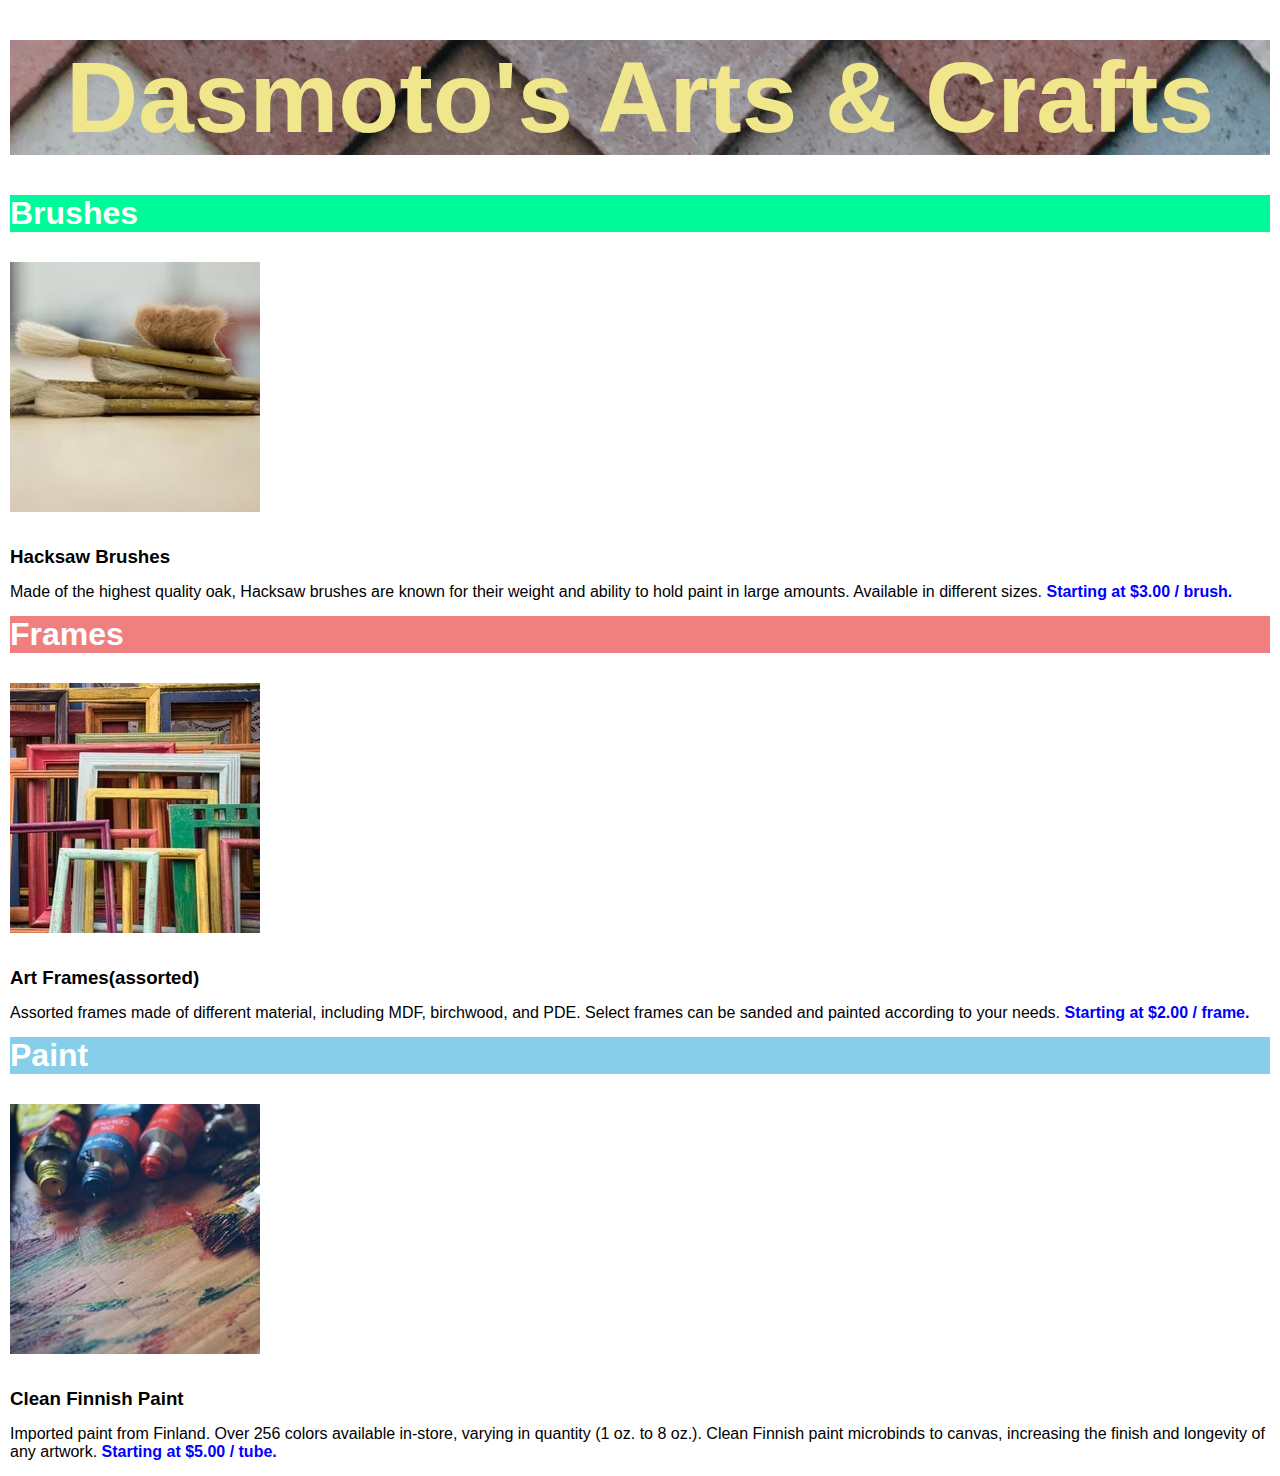
<file: Dasmoto's_Arts_&_Crafts/index.html>
<!DOCTYPE html>
<html lang="en">
<head>
    <meta charset="UTF-8">
    <meta http-equiv="X-UA-Compatible" content="IE=edge">
    <meta name="viewport" content="width=device-width, initial-scale=1.0">
    <title>Dasmoto's Arts & Crafts</title>
    <link rel="stylesheet" href="style.css">
</head>
<body>
    <header>
        <h1>Dasmoto's Arts & Crafts</h1>
    </header>
    <main>
        <div>
            <h2 id="brushes">Brushes</h2>
            <img src="images/hacksaw.jpeg" alt="brushes">
            <h3>Hacksaw Brushes</h3>
            <p>Made of the highest quality oak, Hacksaw brushes are known for their weight and ability to hold paint in large amounts. Available in different sizes. <span>Starting at $3.00 / brush.</span></p>

        </div>
        <div>
            <h2 id="frames">Frames</h2>
            <img src="images/frames.jpeg" alt="frames">
            <h3>Art Frames(assorted)</h3>
            <p>Assorted frames made of different material, including MDF, birchwood, and PDE. Select frames can be sanded and painted according to your needs. <span>Starting at $2.00 / frame.</span></p>
        </div>
        <div>
            <h2 id="paint">Paint</h2>
            <img src="images/finnish.jpeg" alt="tubes of paint">
            <h3>Clean Finnish Paint</h3>
            <p>Imported paint from Finland. Over 256 colors available in-store, varying in quantity (1 oz. to 8 oz.). Clean Finnish paint microbinds to canvas, increasing the finish and longevity of any artwork. <span>Starting at $5.00 / tube.</span></p>
        </div>

    </main>   
</body>
</html>
</file>
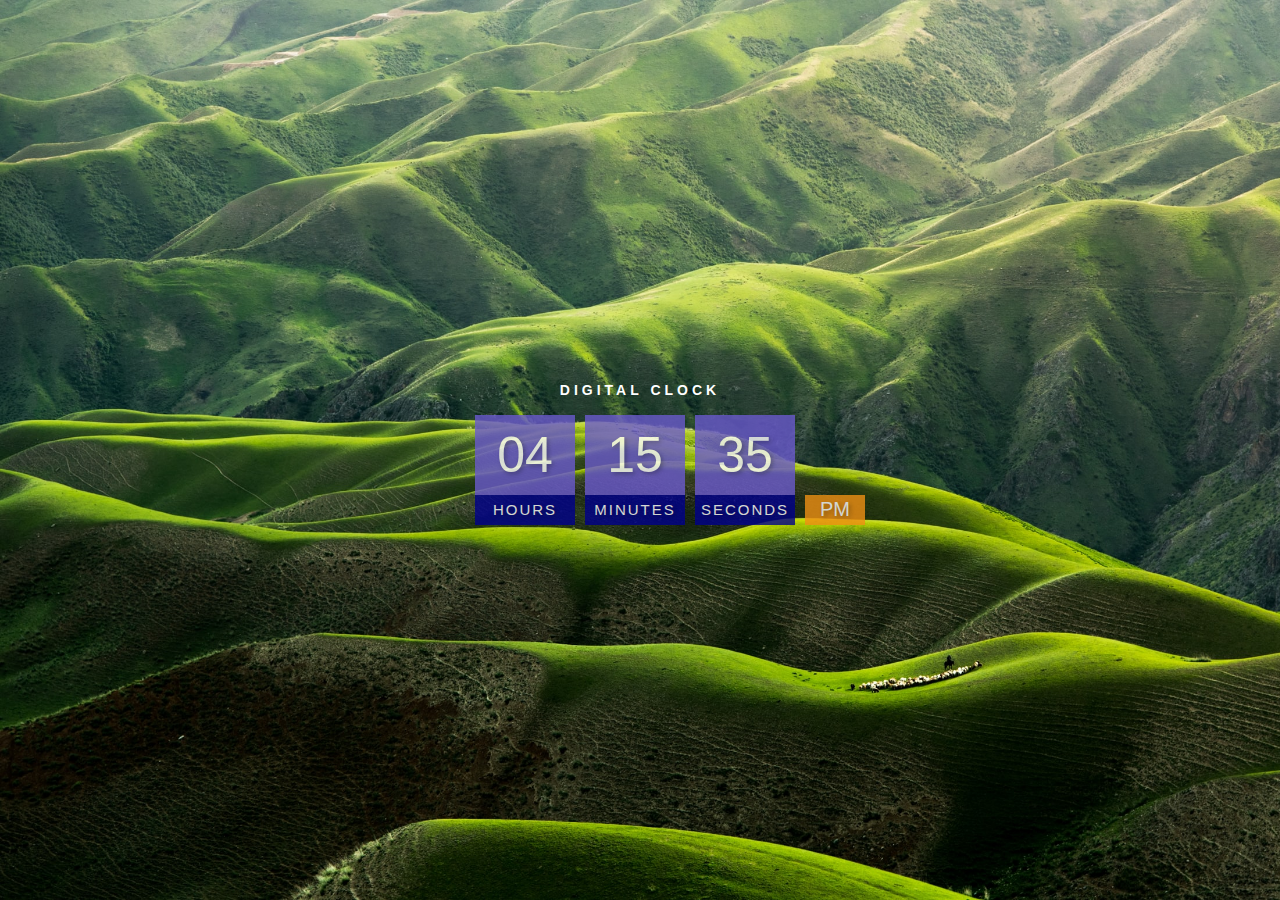
<file: Digital_Clock/index.html>
<!DOCTYPE html>
<html lang="en">
<head>
    <meta charset="UTF-8">
    <meta http-equiv="X-UA-Compatible" content="IE=edge">
    <meta name="viewport" content="width=device-width, initial-scale=1.0">
    <link rel="stylesheet" href="styles.css">
    <title>Digital Clock</title>
</head>
<body>
    <h2>Digital Clock</h2>
    <div class="clock">
        <div>
            <span id="hour">00</span>
            <span class="text">Hours</span>
        </div>
        <div>
            <span id="minutes">00</span>
            <span class="text">Minutes</span>
        </div> 
        <div>
            <span id="seconds">00</span>
            <span class="text">Seconds</span>
        </div>
        <div>
            <span id="ampm">AM</span>
        </div>
    </div>
    <script src="index.js"></script>
</body>
</html>
</file>
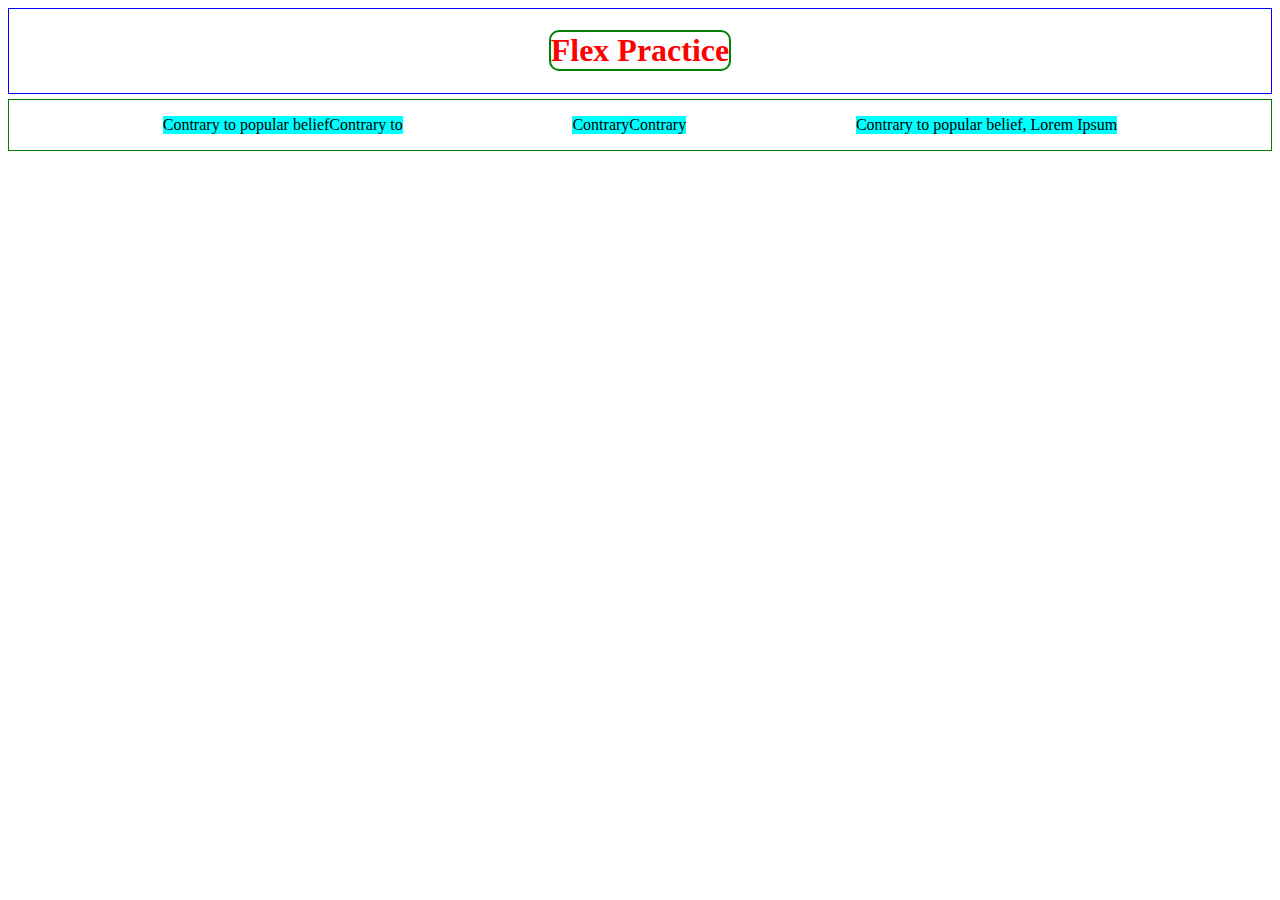
<file: Flex_Practice/index.html>
<!DOCTYPE html>
<html lang="en">

<head>
    <meta charset="UTF-8">
    <meta http-equiv="X-UA-Compatible" content="IE=edge">
    <meta name="viewport" content="width=device-width, initial-scale=1.0">
    <title>Document</title>
    <link rel="stylesheet" href="style.css">
</head>

<body>
    <div class="header">
        <h1>Flex Practice</h1>
    </div>

    <div class="parent">

        <p>Contrary to popular beliefContrary to </p>


        <p>ContraryContrary</p>

        <!-- <p>Contrary to popular Contrary to popular belief, Lorem IpsumContrary to popular belief, Lorem Ipsum</p> -->

        <p>Contrary to popular belief, Lorem Ipsum</p>

        <!-- <p>Contrary to populContrary to popular belief, Lorem IpsumContrary to popular belief, Lorem IpsumContrary to -->
        <!-- popular belief, Lorem IpsumContrary to popular belief, Lorem Ipsum</p> -->
    </div>
    </div>

</body>

</html>
</file>
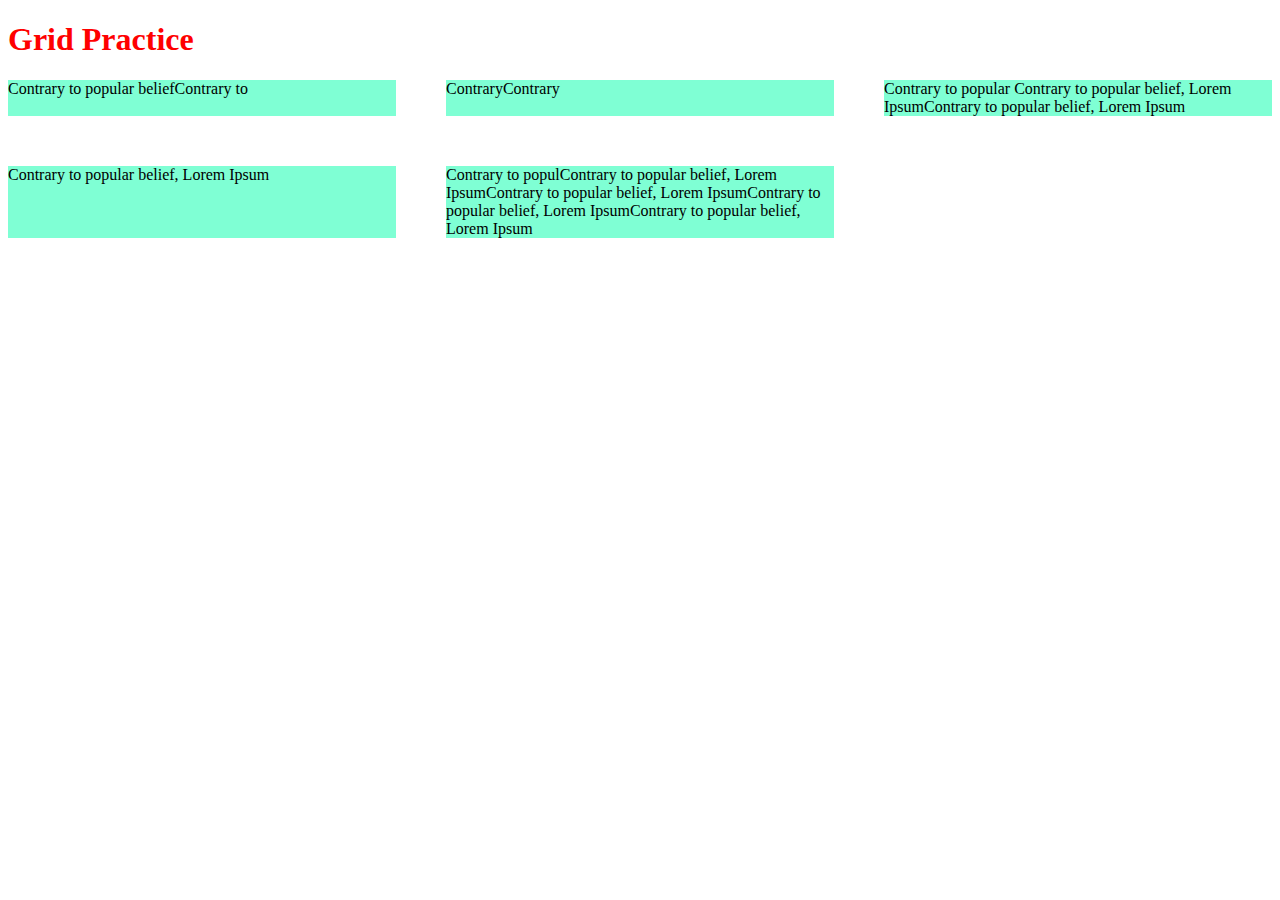
<file: Grid_Practice/index.html>
<!DOCTYPE html>
<html lang="en">

<head>
    <meta charset="UTF-8">
    <meta http-equiv="X-UA-Compatible" content="IE=edge">
    <meta name="viewport" content="width=device-width, initial-scale=1.0">
    <title>Document</title>
    <link rel="stylesheet" href="style.css">
</head>

<body>
    <div class="header">
        <h1>Grid Practice</h1>
    </div>

    <div class="parent">

        <p>Contrary to popular beliefContrary to </p>


        <p>ContraryContrary</p>

        <p>Contrary to popular Contrary to popular belief, Lorem IpsumContrary to popular belief, Lorem Ipsum</p>

        <p>Contrary to popular belief, Lorem Ipsum</p>

        <p>Contrary to populContrary to popular belief, Lorem IpsumContrary to popular belief, Lorem IpsumContrary to popular belief, Lorem IpsumContrary to popular belief, Lorem Ipsum</p>
    </div>
    </div>

</body>

</html>
</file>
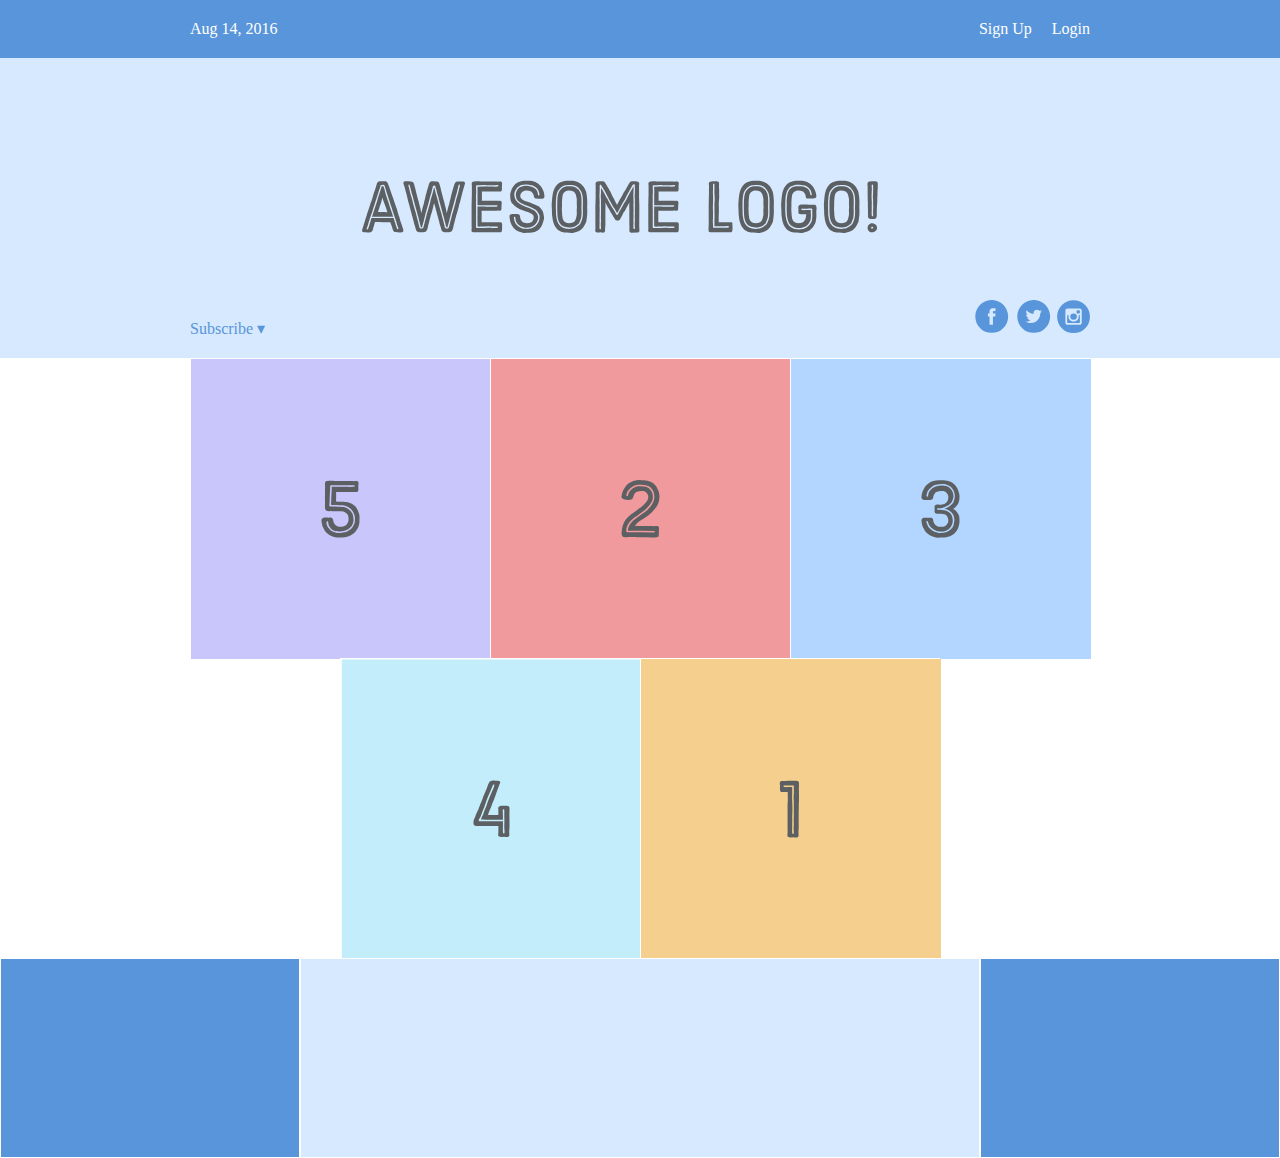
<file: internet-is-hard-flexbox/index.html>
<!DOCTYPE html>
<html lang="en">

<head>
  <meta charset="UTF-8">
  <meta name="viewport" content="width=device-width, initial-scale=1.0">
  <link rel="stylesheet" href="style.css">
  <title>FlexBox Practice</title>
</head>

<body>
  <div class='menu-container'>
    <div class='menu'>
      <div class='date'>Aug 14, 2016</div>
      <div class='signup'>Sign Up</div>
      <div class='login'>Login</div>
    </div>
  </div>

  <div class='header-container'>
    <div class='header'>
      <div class='subscribe'>Subscribe &#9662;</div>
      <div class='logo'><img src='images/awesome-logo.svg' /></div>
      <div class='social'><img src='images/social-icons.svg' /></div>
    </div>
  </div>

  <div class='photo-grid-container'>
    <div class='photo-grid'>
      <div class='photo-grid-item first-item'>
        <img src='images/one.svg' />
      </div>
      <div class='photo-grid-item'>
        <img src='images/two.svg' />
      </div>
      <div class='photo-grid-item'>
        <img src='images/three.svg' />
      </div>
      <div class='photo-grid-item'>
        <img src='images/four.svg' />
      </div>
      <div class='photo-grid-item last-item'>
        <img src='images/five.svg' />
      </div>
    </div>
  </div>

  <div class='footer'>
    <div class='footer-item footer-one'></div>
    <div class='footer-item footer-two'></div>
    <div class='footer-item footer-three'></div>
  </div>

</body>

</html>
</file>
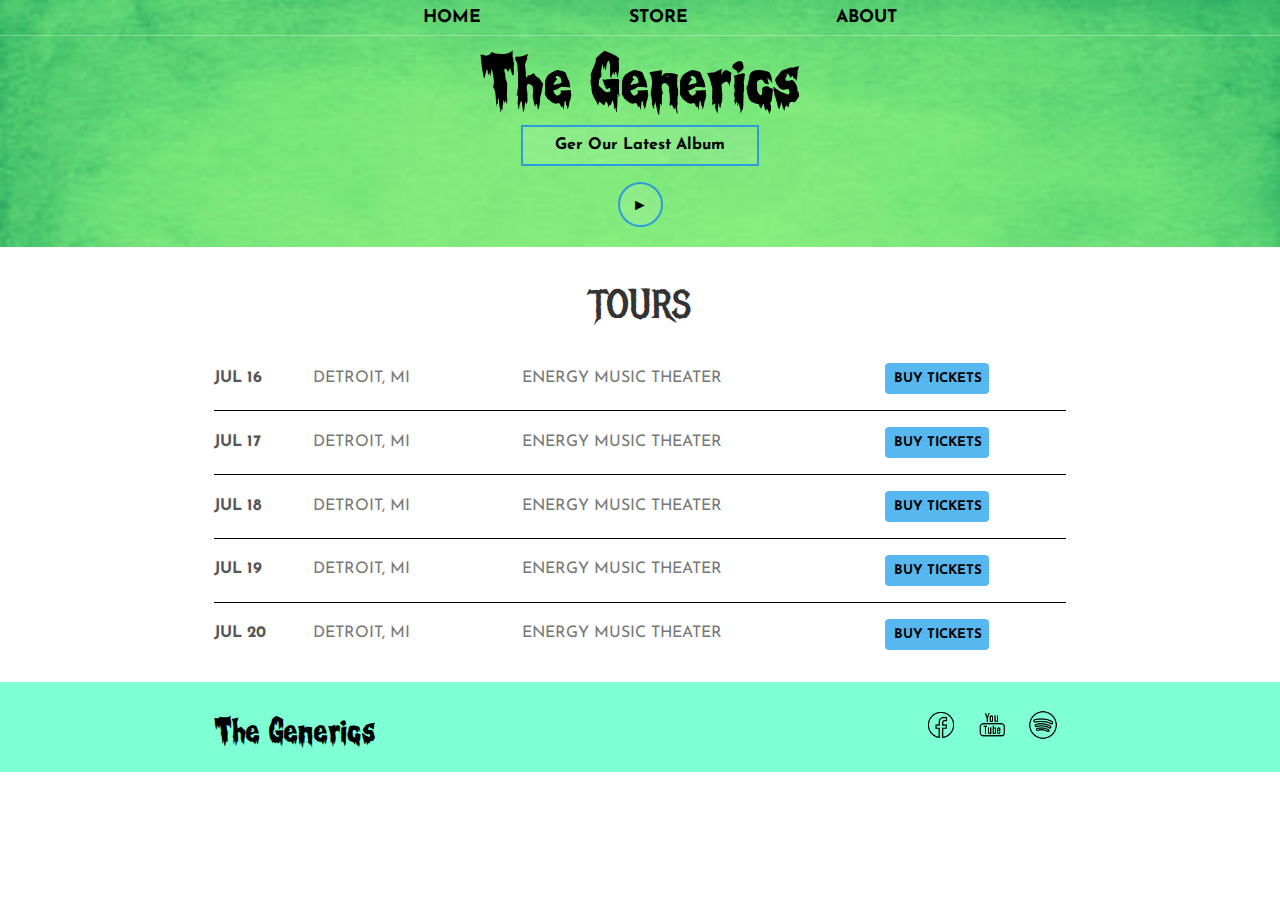
<file: The_Generics/index.html>
<!DOCTYPE html>
<html>
    <head>
        <title>The Generics | Home</title>
        <meta name="description" content="Fan page about the band The Generics">
        <link rel="stylesheet" href="styles.css">
    </head>
    
    <body>
        <header class="main-header">
            <nav class="nav main-nav">
                <ul>
                    <li><a href="index.html">HOME</a></li>
                    <li><a href="store.html">STORE</a></li>
                    <li><a href="about.html">ABOUT</a></li>
                </ul>
            </nav>
            <h1 class="band-name band-name-large">The Generics</h1>
            <div class="container">
                <button class="btn btn-header" type="button">Ger Our Latest Album</button>
            </div>
            <button class="btn btn-header btn-play">&#9658;</button>
        </header>
        <section class="content-section container">
            <h2 class="section-header">TOURS</h2>
            <div>
                <div class="tour-row">
                    <span class="tour-item tour-date">JUL 16</span>
                    <span class="tour-item tour-city">DETROIT, MI</span>
                    <span class="tour-item tour-arena">ENERGY MUSIC THEATER</span>
                    <button class="btn tour-item tour-btn" type="button">BUY TICKETS</button>
                </div>
                <div class="tour-row">
                    <span class="tour-item tour-date">JUL 17</span>
                    <span class="tour-item tour-city">DETROIT, MI</span>
                    <span class="tour-item tour-arena">ENERGY MUSIC THEATER</span>
                    <button class="btn tour-item tour-btn" type="button">BUY TICKETS</button>
                </div>
                <div class="tour-row">
                    <span class="tour-item tour-date">JUL 18</span>
                    <span class="tour-item tour-city">DETROIT, MI</span>
                    <span class="tour-item tour-arena">ENERGY MUSIC THEATER</span>
                    <button class="btn tour-item tour-btn" type="button">BUY TICKETS</button>
                </div>
                <div class="tour-row">
                    <span class="tour-item tour-date">JUL 19</span>
                    <span class="tour-item tour-city">DETROIT, MI</span>
                    <span class="tour-item tour-arena">ENERGY MUSIC THEATER</span>
                    <button class="btn tour-item tour-btn" type="button">BUY TICKETS</button>
                </div>
                <div class="tour-row">
                    <span class="tour-item tour-date">JUL 20</span>
                    <span class="tour-item tour-city">DETROIT, MI</span>
                    <span class="tour-item tour-arena">ENERGY MUSIC THEATER</span>
                    <button class="btn tour-item tour-btn" type="button">BUY TICKETS</button>
                </div>
            </div>
            
        </section>
        
        <footer class="main-footer">
            <div class="container main-footer-container">
                <h3 class="band-name">The Generics</h3>
                
                <ul class="nav footer-nav">
                    <li>
                        <a href="https:/facebook.com"><img src="images/icons8-facebook-logo-50.png" 
                        alt="facebook_Logo"></a></li>
                    <li>
                        <a href="https:/youtube.com"><img src="images/icons8-youtube-50.png" 
                        alt="youtube_Logo"></a></li>
                    <li>
                        <a href="https:/spotify.com"><img src="images/icons8-spotify-50.png" 
                        alt="spotify_Logo"></a></li>
                </ul>
            </div>
        </footer>
    </body>

  
</html>
</file>
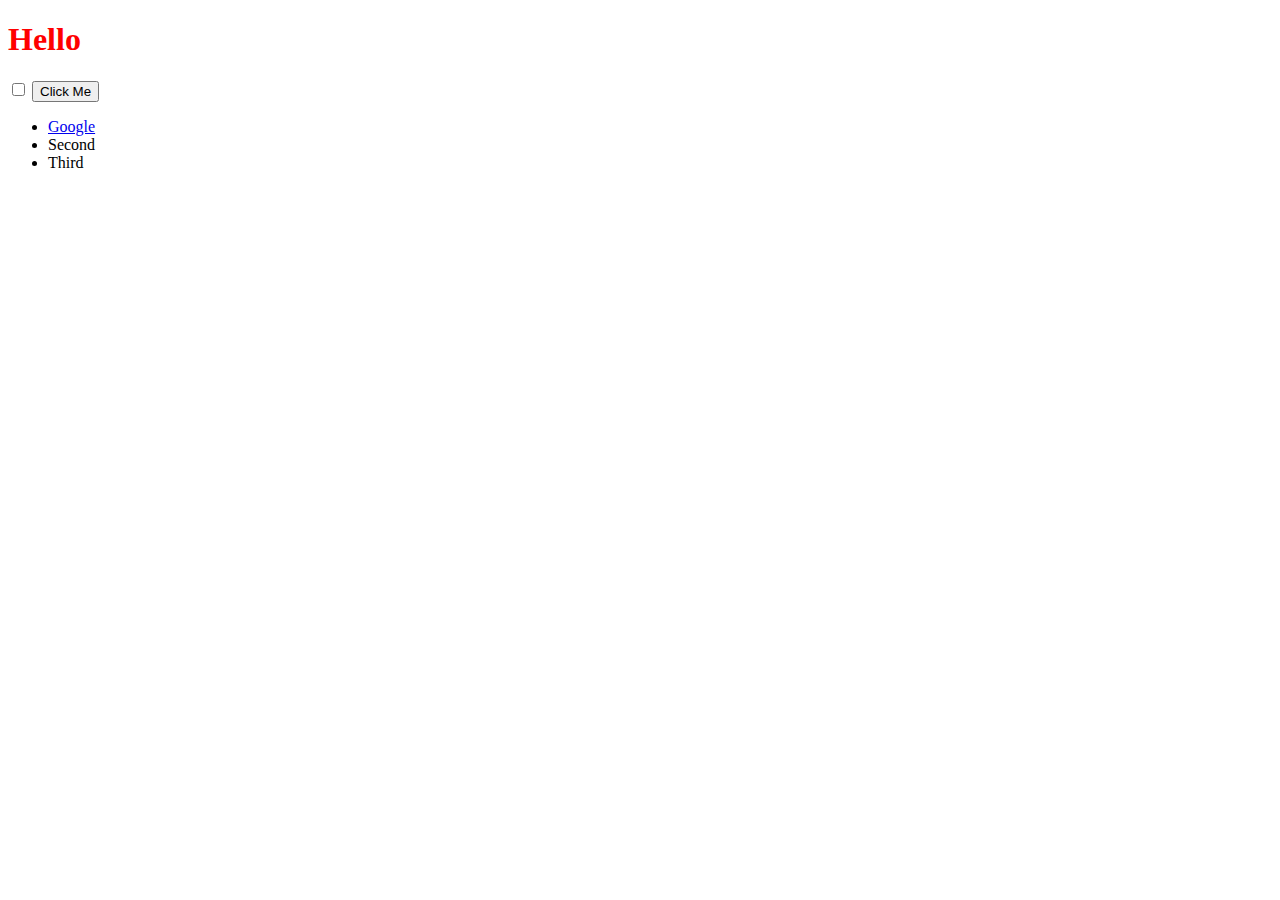
<file: Udemy - DOM Manipulation/index.html>
<!DOCTYPE html>
<html lang="en">

<head>
    <meta charset="UTF-8">
    <meta name="viewport" content="width=device-width, initial-scale=1.0">
    <title>Udemy-DOM Manipulation</title>
    <link rel="stylesheet" href="style.css">
</head>

<body>
    <h1>Hello</h1>

    <input type="checkbox">

    <button>Click Me</button>

    <ul>
        <li class="list">
            <a href="https://www.google.com">Google</a>
        </li>
        <li class="list">Second</li>
        <li class="list">Third</li>
    </ul>
</body>

</html>
</file>
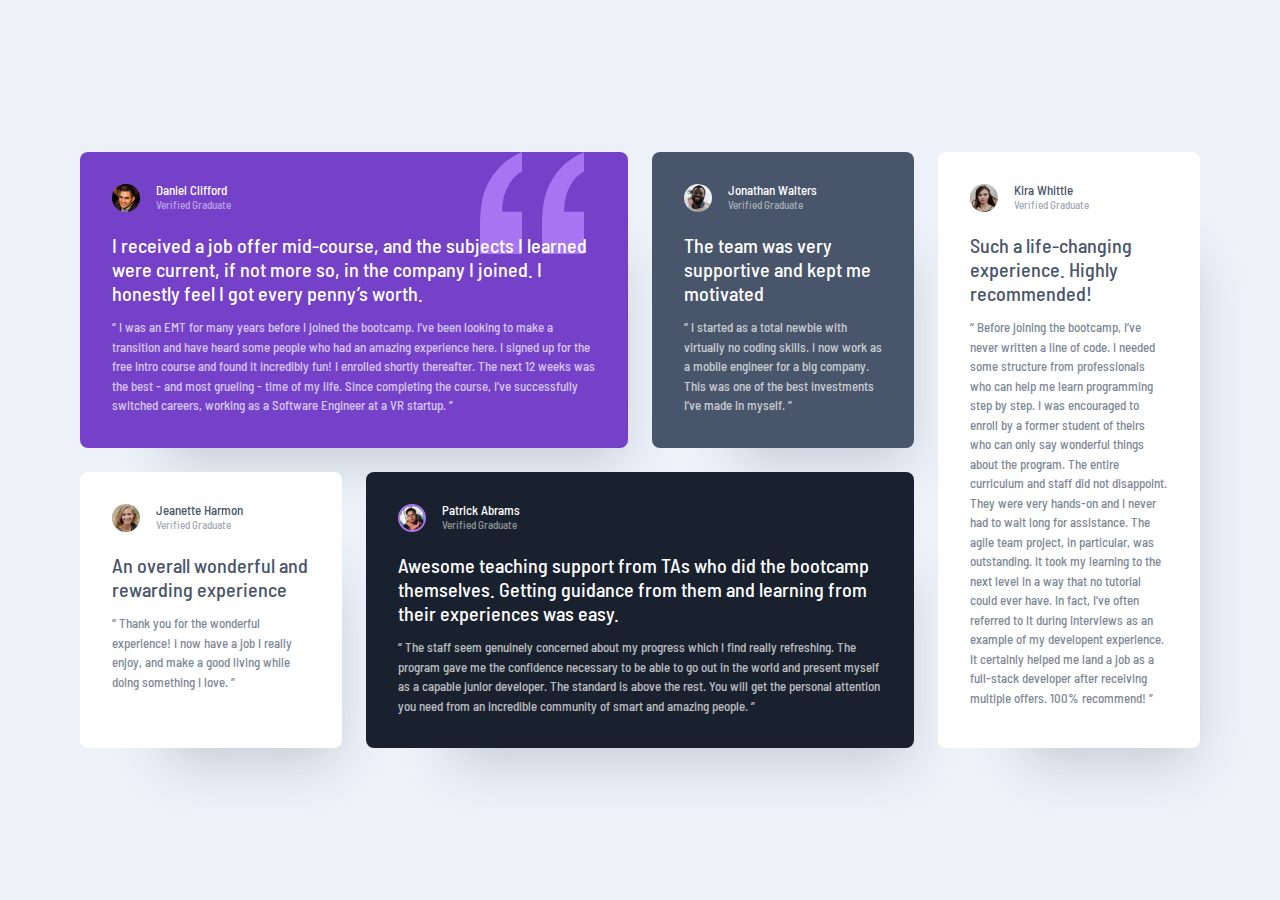
<file: learn-grid-the-easy-way-main/learn-grid-the-easy-way-main/index.html>
<!DOCTYPE html>
<html lang="en">

<head>
  <meta charset="UTF-8">
  <meta http-equiv="X-UA-Compatible" content="IE=edge">
  <meta name="viewport" content="width=device-width, initial-scale=1.0">
  <!-- Google font -->
  <link rel="preconnect" href="https://fonts.googleapis.com">
  <link rel="preconnect" href="https://fonts.gstatic.com" crossorigin>
  <link href="https://fonts.googleapis.com/css2?family=Barlow+Semi+Condensed:wght@500;600&display=swap"
    rel="stylesheet">
  <!-- my css -->
  <link rel="stylesheet" href="style.css">
  <title>FEM grid</title>
</head>

<body>
  <main class="testimonial-grid">
    <article class="testimonial grid-col-span-2 flow bg-primary-400 quote text-neutral-100">
      <div class="flex">
        <div>
          <img  src="./images/image-daniel.jpg" alt="daniel clifford">
        </div>
        <div>
          <h2 class="name">Daniel Clifford</h2>
          <p class="position">Verified Graduate</p>
        </div>
      </div>
      <p>
        I received a job offer mid-course, and the subjects I learned were current, if not more so,
        in the company I joined. I honestly feel I got every penny’s worth.
      </p>
      <p>
        “ I was an EMT for many years before I joined the bootcamp. I’ve been looking to make a
        transition and have heard some people who had an amazing experience here. I signed up
        for the free intro course and found it incredibly fun! I enrolled shortly thereafter.
        The next 12 weeks was the best - and most grueling - time of my life. Since completing
        the course, I’ve successfully switched careers, working as a Software Engineer at a VR startup. ”
      </p>
    </article>
    <article class="testimonial flow bg-secondary-400 text-neutral-100">
      <div class="flex">
        <div>
          <img src="./images/image-jonathan.jpg" alt="Jonathan Walters">
        </div>
        <div>
          <h2 class="name">Jonathan Walters</h2>
          <p class="position">Verified Graduate</p>
        </div>
      </div>
      <p>
        The team was very supportive and kept me motivated
      </p>
      <p>
        “ I started as a total newbie with virtually no coding skills. I now work as a mobile engineer
        for a big company. This was one of the best investments I’ve made in myself. ”
      </p>
    </article>
    <article class="testimonial flow bg-neutral-100 text-secondary-400">
      <div class="flex">
        <div>
          <img src="./images/image-jeanette.jpg" alt="Jeanette Harmon">
        </div>
        <div>
          <h2 class="name">Jeanette Harmon</h2>
          <p class="position">Verified Graduate</p>
        </div>
      </div>
      <p>
        An overall wonderful and rewarding experience</p>
      <p>
        “ Thank you for the wonderful experience! I now have a job I really enjoy, and make a good living
        while doing something I love. ”
      </p>
    </article>
    <article class="testimonial grid-col-span-2 flow bg-secondary-500 text-neutral-100">
      <div class="flex">
        <div>
          <img class="border-primary-400" src="./images/image-patrick.jpg" alt="Patrick Abrams">
        </div>
        <div>
          <h2 class="name">Patrick Abrams</h2>
          <p class="position">Verified Graduate</p>
        </div>
      </div>
      <p>
        Awesome teaching support from TAs who did the bootcamp themselves. Getting guidance from them and
        learning from their experiences was easy.
      </p>
      <p>
        “ The staff seem genuinely concerned about my progress which I find really refreshing. The program
        gave me the confidence necessary to be able to go out in the world and present myself as a capable
        junior developer. The standard is above the rest. You will get the personal attention you need from
        an incredible community of smart and amazing people. ”
      </p>
    </article>
    <article class="testimonial flow bg-neutral-100 text-secondary-400">
      <div class="flex">
        <div>
          <img src="./images/image-kira.jpg" alt="Kira Whittle">
        </div>
        <div>
          <h2 class="name">Kira Whittle</h2>
          <p class="position">Verified Graduate</p>
        </div>
      </div>
      <p>
        Such a life-changing experience. Highly recommended!
      </p>
      <p>
        “ Before joining the bootcamp, I’ve never written a line of code. I needed some structure from
        professionals who can help me learn programming step by step. I was encouraged to enroll by a former
        student of theirs who can only say wonderful things about the program. The entire curriculum and staff
        did not disappoint. They were very hands-on and I never had to wait long for assistance. The agile team
        project, in particular, was outstanding. It took my learning to the next level in a way that no tutorial
        could ever have. In fact, I’ve often referred to it during interviews as an example of my developent
        experience. It certainly helped me land a job as a full-stack developer after receiving multiple offers.
        100% recommend! ”
      </p>
    </article>
  </main>




</body>

</html>
</file>
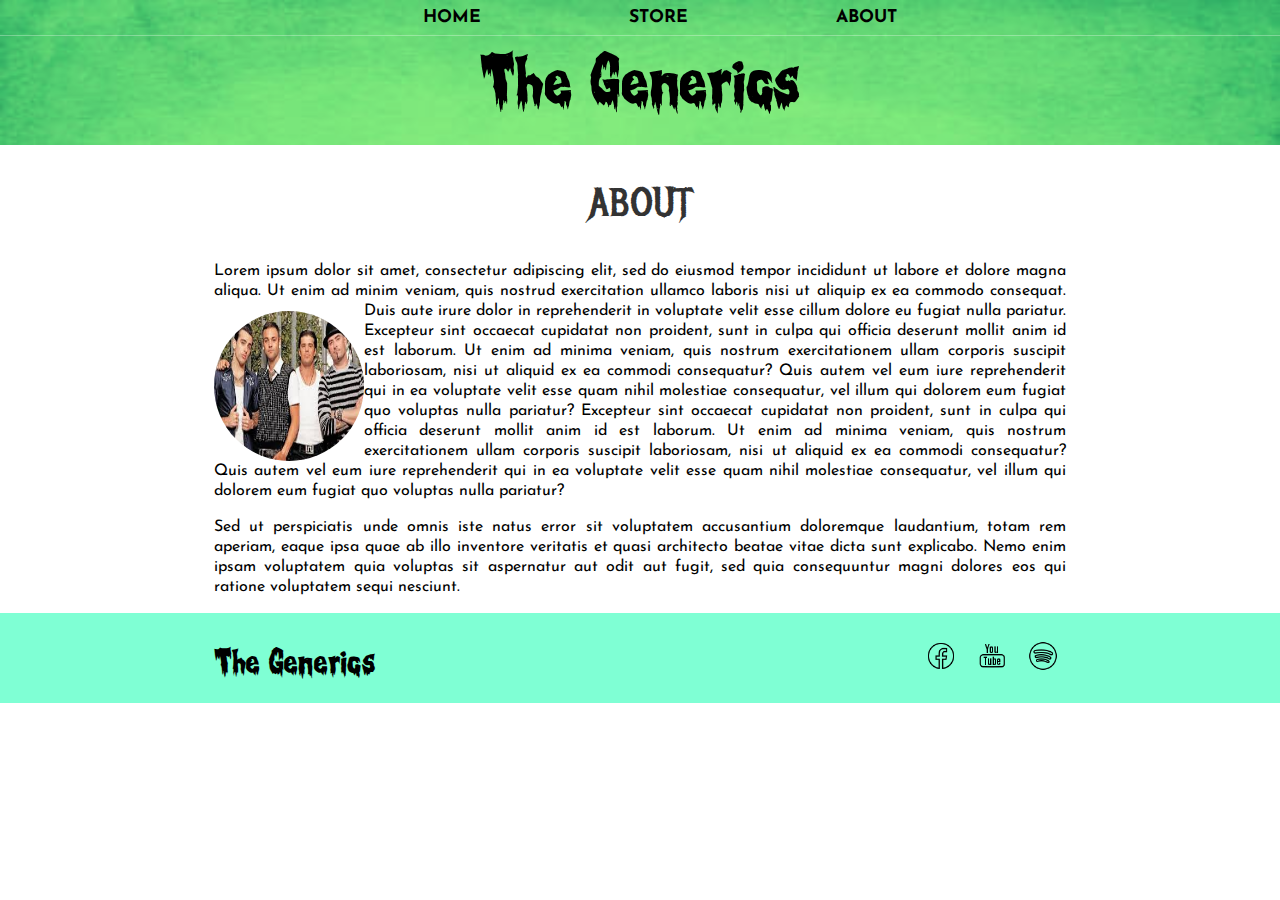
<file: The_Generics/about.html>
<!DOCTYPE html>
<html>
    <head>
        <title>The Generics | About</title>
        <meta name="description" content="Fan page about the band The Generics">
        <link rel="stylesheet" href="styles.css">
    </head>
    
    <body>
        <header class="main-header">
            <nav class="nav main-nav">
                <ul>
                    <li><a href="index.html">HOME</a></li>
                    <li><a href="store.html">STORE</a></li>
                    <li><a href="about.html">ABOUT</a></li>
                </ul>
            </nav>
            
            <h1 class="band-name band-name-large">The Generics</h1>
        </header>
        <section class="content-section container">
            <h2 class="section-header">ABOUT</h2>
            <img class="about-image"src="images/images.jpg" alt="band members">
            <p>Lorem ipsum dolor sit amet, consectetur adipiscing elit, sed do eiusmod tempor incididunt ut labore et dolore magna aliqua. Ut enim ad minim veniam, quis nostrud exercitation ullamco laboris nisi ut aliquip ex ea commodo consequat. Duis aute irure dolor in reprehenderit in voluptate velit esse cillum dolore eu fugiat nulla pariatur. Excepteur sint occaecat cupidatat non proident, sunt in culpa qui officia deserunt mollit anim id est laborum. Ut enim ad minima veniam, quis nostrum exercitationem ullam corporis suscipit laboriosam, nisi ut aliquid ex ea commodi consequatur? Quis autem vel eum iure reprehenderit qui in ea voluptate velit esse quam nihil molestiae consequatur, vel illum qui dolorem eum fugiat quo voluptas nulla pariatur? Excepteur sint occaecat cupidatat non proident, sunt in culpa qui officia deserunt mollit anim id est laborum. Ut enim ad minima veniam, quis nostrum exercitationem ullam corporis suscipit laboriosam, nisi ut aliquid ex ea commodi consequatur? Quis autem vel eum iure reprehenderit qui in ea voluptate velit esse quam nihil molestiae consequatur, vel illum qui dolorem eum fugiat quo voluptas nulla pariatur?</p>
            
            <p>Sed ut perspiciatis unde omnis iste natus error sit voluptatem accusantium doloremque laudantium, totam rem aperiam, eaque ipsa quae ab illo inventore veritatis et quasi architecto beatae vitae dicta sunt explicabo. Nemo enim ipsam voluptatem quia voluptas sit aspernatur aut odit aut fugit, sed quia consequuntur magni dolores eos qui ratione voluptatem sequi nesciunt.</p>
        </section>
        <footer class="main-footer">
            <div class="container main-footer-container">
                <h3 class="band-name">The Generics</h3>
                
                <ul class="nav footer-nav">
                    <li>
                        <a href="https:/facebook.com"><img src="images/icons8-facebook-logo-50.png" 
                        alt="facebook_Logo"></a></li>
                    <li>
                        <a href="https:/youtube.com"><img src="images/icons8-youtube-50.png" 
                        alt="youtube_Logo"></a></li>
                    <li>
                        <a href="https:/spotify.com"><img src="images/icons8-spotify-50.png" 
                        alt="spotify_Logo"></a></li>
                </ul>
            </div>
        </footer>
    </body>

  
</html>
</file>
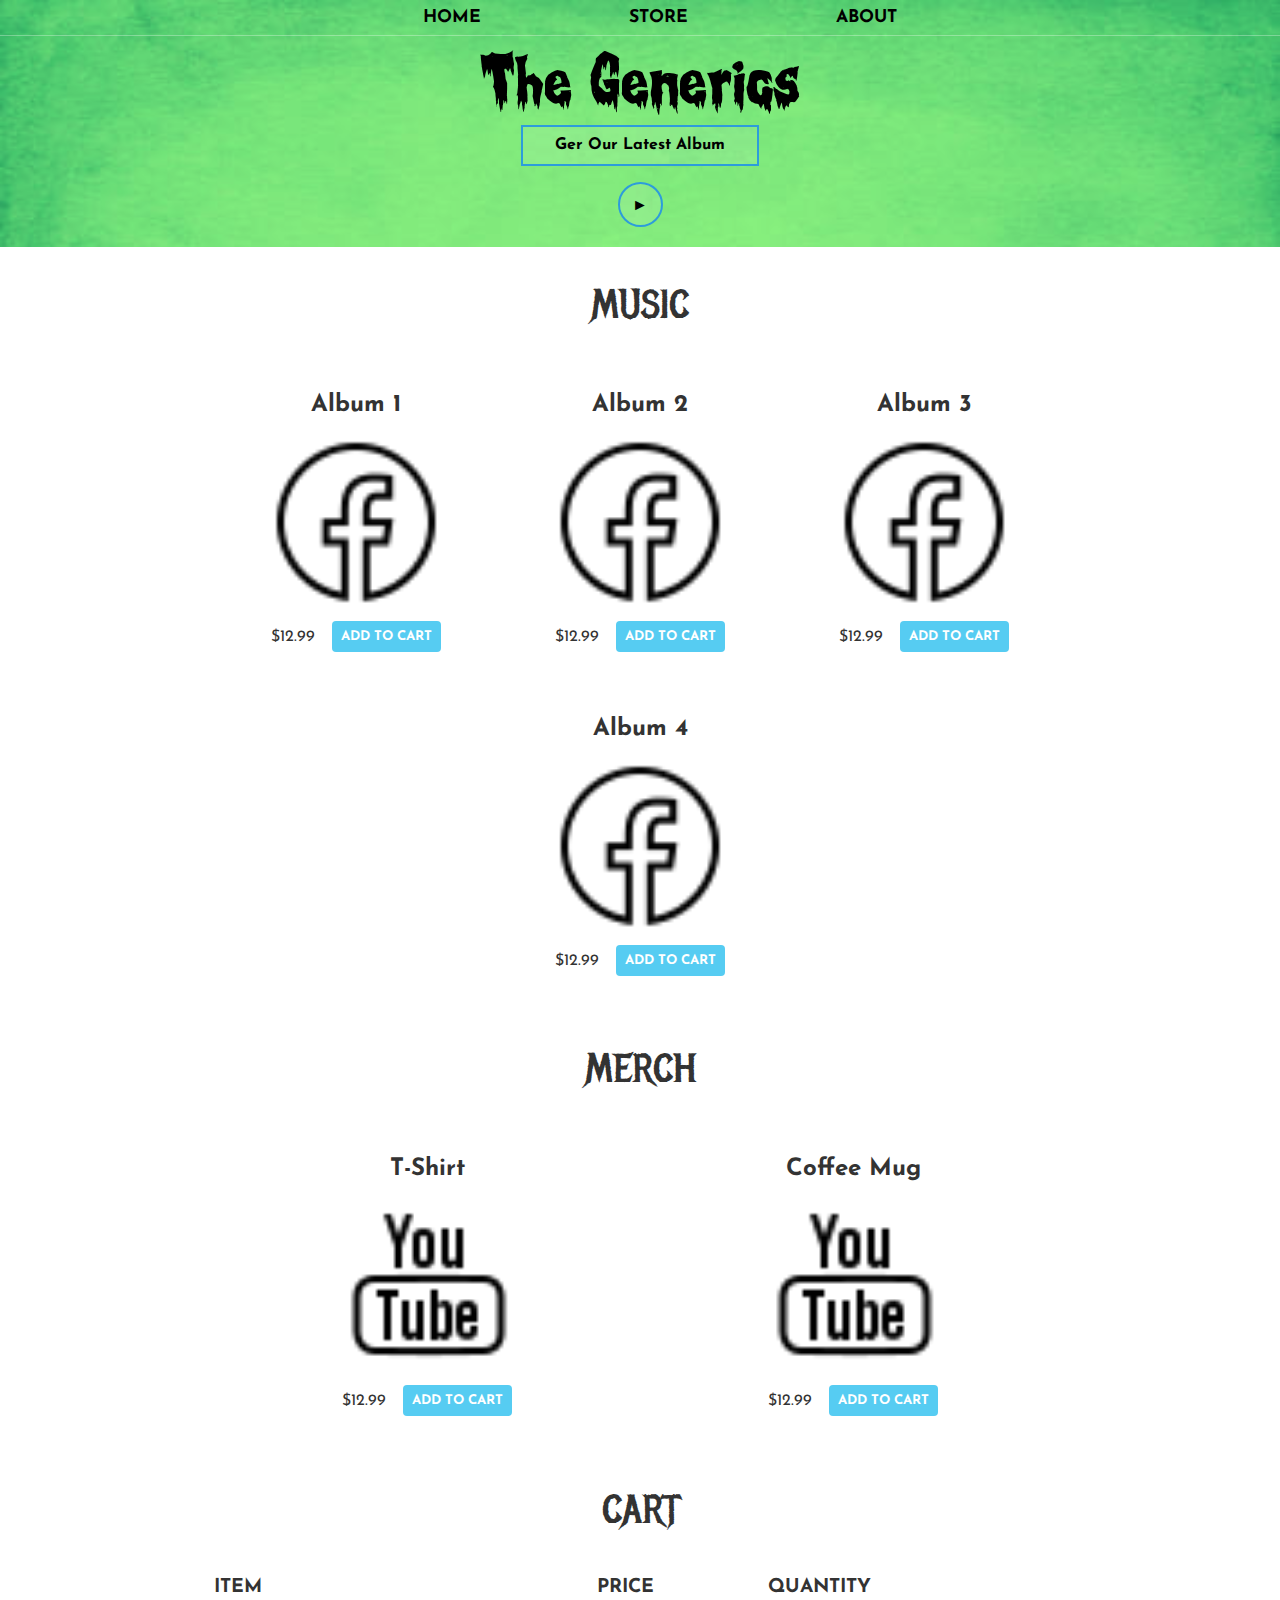
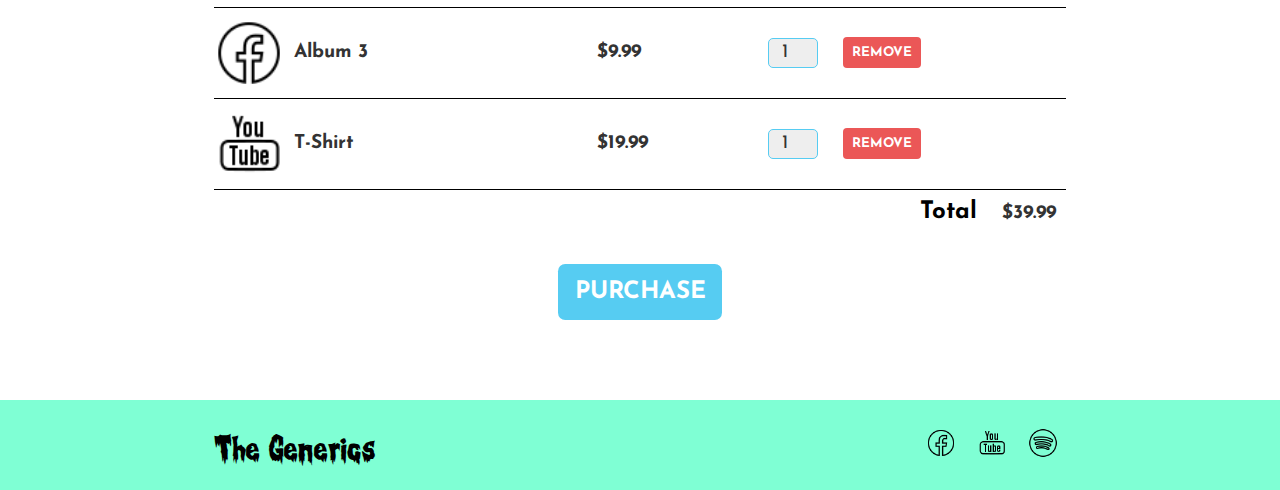
<file: The_Generics/store.html>
<!DOCTYPE html>
<html>
    <head>
        <title>The Generics | Store</title>
        <meta name="description" content="Fan page about the band The Generics">
        <link rel="stylesheet" href="styles.css">
        <script src="store.js" async></script>
    </head>
    
    <body>
        <header class="main-header">
            <nav class="nav main-nav">
                <ul>
                    <li><a href="index.html">HOME</a></li>
                    <li><a href="store.html">STORE</a></li>
                    <li><a href="about.html">ABOUT</a></li>
                </ul>
            </nav>
            <h1 class="band-name band-name-large">The Generics</h1>
            <div class="container">
                <button class="btn btn-header" type="button">Ger Our Latest Album</button>
            </div>
            <button class="btn btn-header btn-play">&#9658;</button>
        </header>
        <section class="content-section container">
            <h2 class="section-header">MUSIC</h2>
            <div class="shop-items">
                <div class="shop-item">
                    <span class="shop-item-title">Album 1</span>
                    <img class="shop-item-img" src="images/icons8-facebook-logo-50.png">
                    <div class="shop-item-details">
                        <span class="shop-item-price">$12.99</span>
                        <button class="btn btn-primary shop-item-btn" role="button">ADD TO CART</button>
                    </div>
                </div>
                <div class="shop-item">
                    <span class="shop-item-title">Album 2</span>
                    <img class="shop-item-img" src="images/icons8-facebook-logo-50.png">
                    <div class="shop-item-details">
                        <span class="shop-item-price">$12.99</span>
                        <button class="btn btn-primary shop-item-btn" role="button">ADD TO CART</button>
                    </div>
                </div>
                <div class="shop-item">
                    <span class="shop-item-title">Album 3</span>
                    <img class="shop-item-img" src="images/icons8-facebook-logo-50.png">
                    <div class="shop-item-details">
                        <span class="shop-item-price">$12.99</span>
                        <button class="btn btn-primary shop-item-btn" role="button">ADD TO CART</button>
                    </div>
                </div>
                <div class="shop-item">
                    <span class="shop-item-title">Album 4</span>
                    <img class="shop-item-img" src="images/icons8-facebook-logo-50.png">
                    <div class="shop-item-details">
                        <span class="shop-item-price">$12.99</span>
                        <button class="btn btn-primary shop-item-btn" role="button">ADD TO CART</button>
                    </div>
                </div>
            </div>
        </section>
        <section class="content-section container">
            <h2 class="section-header">MERCH</h2>
            <div class="shop-items">
                <div class="shop-item">
                    <span class="shop-item-title">T-Shirt</span>
                    <img class="shop-item-img" src="images/icons8-youtube-50.png">
                    <div class="shop-item-details">
                        <span class="shop-item-price">$12.99</span>
                        <button class="btn btn-primary shop-item-btn" role="button">ADD TO CART</button>
                    </div>
                </div>
                <div class="shop-item">
                    <span class="shop-item-title">Coffee Mug</span>
                    <img class="shop-item-img"src="images/icons8-youtube-50.png">
                    <div class="shop-item-details">
                        <span class="shop-item-price">$12.99</span>
                        <button class="btn btn-primary shop-item-btn" role="button">ADD TO CART</button>
                    </div>
                </div>
            </div>
        </section>
        <section class="container content-section">
            <h2 class="section-header">CART</h2>
            <div class="cart-row">
                <span class="cart-item cart-header cart-column">ITEM</span>
                <span class="cart-price cart-header cart-column">PRICE</span>
                <span class="cart-quantity cart-header cart-column">QUANTITY</span>
            </div>
            <div class="cart-items">
                <div class="cart-row">
                    <div class="cart-item cart-column">
                        <img class="cart-item-img" src="images/icons8-facebook-logo-50.png" width="50">
                        <span class="cart-item-title">Album 3</span>
                    </div>
                    <span class="cart-price cart-column">$9.99</span>
                    <div class="cart-quantity cart-column">
                        <input class="cart-quantity-input" type="number" value="1">
                        <button class="btn btn-danger">REMOVE</button>
                    </div>
                </div>
                <div class="cart-row">
                    <div class="cart-item cart-column">
                        <img class="cart-item-img" src="images/icons8-youtube-50.png" width="50">
                        <span class="cart-item-title">T-Shirt</span>
                    </div>
                    <span class="cart-price cart-column">$19.99</span>
                    <div class="cart-quantity cart-column">
                        <input class="cart-quantity-input" type="number" value="1">
                        <button class="btn btn-danger">REMOVE</button>
                    </div>
                </div>
            </div>
            <div class="cart-total">
                <strong class="cart-total-title">Total</strong>
                <span class="cart-total-price">$39.99</span>
            </div>
                <button class="btn btn-primary btn-purchase" role="button">PURCHASE</button>
            
        </section>

        <footer class="main-footer">
            <div class="container main-footer-container">
                <h3 class="band-name">The Generics</h3>
                
                <ul class="nav footer-nav">
                    <li>
                        <a href="https:/facebook.com"><img src="images/icons8-facebook-logo-50.png" 
                        alt="facebook_Logo"></a></li>
                    <li>
                        <a href="https:/youtube.com"><img src="images/icons8-youtube-50.png" 
                        alt="youtube_Logo"></a></li>
                    <li>
                        <a href="https:/spotify.com"><img src="images/icons8-spotify-50.png" 
                        alt="spotify_Logo"></a></li>
                </ul>
            </div>
        </footer>
    </body>

  
</html>
</file>
<file: Dasmoto's_Arts_&_Crafts/style.css>
* {
    margin: 0;
    padding: 0;
    font-family: Helvetica, sans-serif;
}
header {
    text-align: center;
    margin: 40px 10px;
}
header h1 {
    font-family: Helvetica, sans-serif;
    font-size: 100px;
    font-weight: bold;
    color: khaki;
    background-image: url(images/pattern.jpeg);
    margin-top: 40px;
}
main {
    margin: 0 10px;
}
div h2 {
    font-family: Helvetica, sans-serif;
    font-size: 32px;
    font-weight: bold;
    color: white;
}
div img {
    margin: 30px 0;
}
div p {
    margin: 15px 0;
}
div span {
    color: blue;
    font-weight: bold;
}
#brushes {
    background-color: mediumspringgreen;
}
#frames {
    background-color: lightcoral;
}
#paint {
    background-color: skyblue;
}
</file>
<file: Digital_Clock/styles.css>
body {
    margin: 0;
    font-family: sans-serif;
    display: flex;
    flex-direction: column;
    align-items: center;
    height: 100vh;
    justify-content: center;
    background-image: url("images/qingbao-meng-01_igFr7hd4-unsplash.jpg");
    background-size: cover;
    overflow: hidden;
}
h2 {
    text-transform: uppercase;
    letter-spacing: 4px;
    font-size: 14px;
    text-align: center;
    color: white;
}
.clock {
    display: flex;
}
.clock div {
    margin: 5px;
    position: relative;
}
.clock span {
    width: 100px;
    height: 80px;
    background-color: slateblue;
    opacity: .8;
    color: white;
    display: flex;
    justify-content: center;
    align-items: center;
    font-size: 50px;
    text-shadow: 2px 2px 4px rgba(0, 0, 0, .3);

}
.clock .text {
    height: 30px;
    font-size: 15px;
    text-transform: uppercase;
    letter-spacing: 2px;
    background-color: darkblue;
    opacity: .8;
}
.clock #ampm {
    position: absolute;
    bottom: 0%;
    width: 60px;
    height: 30px;
    font-size: 20px;
    background-color:rgb(239, 144, 20);
}
</file>
<file: Flex_Practice/style.css>
p {
    background-color: aqua;
}

.parent {
    border: 1px solid green;
    display: flex;
    gap: 1em;
    align-items: center;
    justify-content: space-evenly;

}
.header {
    display: flex;
    justify-content: center;
    border: 1px solid blue;
    margin-bottom: 5px;
}

h1 {
    color: red;
    border: 2px solid green;
    border-radius: 10px;
}
</file>
<file: Grid_Practice/style.css>
h1 {
    color: red;
}

.parent {
    display: grid;
    grid-template-columns: repeat(3, 1fr);
    grid-gap: 50px;
}

.parent p {
    background-color: aquamarine;
    margin: 0px;
}
</file>
<file: internet-is-hard-flexbox/style.css>
* {
  margin: 0;
  padding: 0;
  box-sizing: border-box;
}

.menu-container {
  color: #fff;
  background-color: #5995DA;
  /* Blue */
  padding: 20px 0;
  display: flex;
  justify-content: center;
}

.menu {
  width: 900px;
  display: flex;
  justify-content: space-between;
}

.links {
  display: flex;
  justify-content: flex-end;
}

.signup {
  margin-left: auto;
}
.login {
  margin-left: 20px;
}

.header-container {
  color: #5995DA;
  background-color: #D6E9FE;
  display: flex;
  justify-content: center;
}

.header {
  width: 900px;
  height: 300px;
  display: flex;
  justify-content: space-between;
  align-items: center;
}

.photo-grid-container {
  display: flex;
  justify-content: center;
}

.photo-grid {
  width: 900px;
  display: flex;
  justify-content: center;
  flex-wrap: wrap;
  flex-direction: row;
  align-items: center;
}

.photo-grid-item {
  border: 1px solid #fff;
  width: 300px;
  height: 300px;
}

.first-item {
  order: 1;
}

.last-item {
  order: -1;
}

.social,
.subscribe {
  align-self: flex-end;
  margin-bottom: 20px;
}
.footer {
  display: flex;
  justify-content: space-between;
}

.footer-item {
  border: 1px solid #fff;
  background-color: #D6E9FE;
  height: 200px;
  flex: 1;
}
.footer-three {
  flex: 2;
}
.footer-one,
.footer-three {
  background-color: #5995DA;
  flex: initial;
  width: 300px;
}
</file>
<file: The_Generics/styles.css>
@import url('https://fonts.googleapis.com/css2?family=Josefin+Sans:wght@300&display=swap');
@import url('https://fonts.googleapis.com/css2?family=Josefin+Sans:wght@300&family=Metal+Mania&display=swap');

@font-face {
    font-family: "creepsville";
    src: url(Fonts/RW-creepsville.ttf);
    font-weight: normal;
    font-style: normal;
}

* {
    box-sizing: border-box;
    font-family: 'Josefin Sans', sans-serif;
    color: #777;
}


html, body {
    margin: 0;
    padding: 0;
}

.nav ul {
    margin: 0;
}
.nav li {
    display: inline;
}

.nav a {
    display: inline-block;
    padding: 0.5em;
    color: black;
    text-decoration: none;
    font-weight: 1000;
}
.nav a:hover {
    background-color: rgba(255, 255, 255, 0.3);
}
.main-nav {
    text-align: center;
    font-size: 1.1em;
    border-bottom: 1px solid rgba(255, 255, 255, 0.3);
}
.main-nav li {
    padding: 0 5%;
}



.main-header {
    background-color: rgba(100, 255, 50, 0.6);
    background-image: url("images/header_background.jpg");
    background-blend-mode: multiply;
    background-size: cover;
    padding-bottom: 20px;
}

.band-name {
    text-align: center;
    margin: 0%;
    font-size: 4em;
    font-family: "creepsville";
    font-weight: normal;
    color: black;
    padding-top: 15px;
}

.content-section {
    margin: 1em;
}
.content-section p {
    text-align: justify;
    color: black;
    line-height: 20px;

}
.container {
    max-width: 900px;
    margin: 0 auto;
    padding: 0 1.5em;
}
.section-header {
    font-family: 'Metal Mania';
    font-weight: normal;
    color: #333;
    text-align: center;
    font-size: 2.5em;
}

.about-image {
    float: left;
    height: 150px;
    width: 150px;
    margin-top: 50px;
    border-radius: 50%;
    shape-outside: url("images/images.jpg");
}
.main-footer {
    background-color: aquamarine;
    padding: 0.25em 0;
}
.main-footer h3 {
    font-size: 2em;
    
}
.main-footer-container {
    display: flex;
    align-items: center;
}
.main-footer-container ul{
    flex-grow: 1;
    text-align: end;
}
.footer-nav i {
    padding: 0 .5em;
}
.footer-nav img {
    height: 30px;
    width: 30px;
}
.btn {
    text-align: center;
    vertical-align: middle;
    padding: .67em;
    cursor: pointer;
}
.btn-header {
    display: block;
    margin: 0 auto 1em;
    color: black;
    border: 2px solid #2D9CDB;
    background-color: rgba(255, 255, 255, 0.1);
    border-radius: 0;
    font-size: 1em;
    font-weight: bold;
    padding-left: 2em;
    padding-right: 2em;
}
.btn-header:hover {
    background-color: rgba(255, 255, 255, 0.3);
}
.btn-play {
    display: block;
    margin: 0 auto;
    border-radius: 50%;
    padding: 0;
    height: 45px;
    width: 45px;
}
.btn-primary{
    color: white;
    background-color: #56CCF2;
    border: none;
    border-radius: .3em;
    font-weight: bold;
}
.btn-primary:hover {
    color: white;
    background-color: #2D9CDB;
}
.tour-row {
    border-bottom: 1px solid black;
    padding-bottom: 1em;
    margin-bottom: 1em;
}
.tour-row:last-child {
    border-bottom: none;
}
.tour-item {
    display: inline-block;
    padding-right: .5em;
}
.tour-date {
    color: #555;
    font-weight: bold;
    width: 11%;
}
.tour-city {
    width: 24%;
}
.tour-arena {
    width: 42%;
}
.tour-btn {
    max-width: 19%;
    color: black;
    font-weight: bold;
    background-color:#57b8f0;
    border: none;
    border-radius: .3em;
}
.tour-btn:hover {
    color: white;
    background-color: #2D9CDB;
}
.shop-item {
    margin: 30px;
}
.shop-item-title {
    display: block;
    width: 100%;
    text-align: center;
    font-weight: bold;
    font-size: 1.5em;
    color: #333;
    margin-bottom: 15px;
}
.shop-item-details {
    display: flex;
    align-items: center;
    padding: 5px;
}
.shop-item-price {
    flex-grow: 1;
    color: #333;
}
.shop-items {
    display: flex;
    flex-wrap: wrap;
    justify-content: space-around;
}
.shop-item-img {
    height: 180px;
}
.cart-header {
    font-weight: bold;
    font-size: 1.2em;
    color: #333;
}
.cart-column {
    display: flex;
    align-items: center;
    border-bottom: 1px solid black;
    
    padding-bottom: 10px;
    margin-top: 10px;
}
.cart-row {
    display: flex;
    
}
.cart-item {
    width: 45%;
}
.cart-price {
    width: 20%;
    color: #333;
    font-size: 1.2em;
    font-weight: bold;
}
.cart-quantity {
    width: 35%;
}
.cart-item-title {
    color: #333;
    margin-left: .5em;
    font-size: 1.2em;
    font-weight: bold;
}
.cart-item-img {
    width: 70px;
    height: auto;
}
.btn-danger {
    color: white;
    background-color: #EB5757;
    border: none;
    border-radius: .3em;
    font-weight: bold;
}
.btn-danger:hover {
    background-color: #CC4C4C;
    color: black;
}
.cart-quantity-input {
    height: 30px;
    width: 50px;
    border-radius: 5px;
    border: 1px solid #56CCF2;
    background-color: #eee;
    color: #333;
    padding: 0%;
    text-align: center;
    font-size: 1.2em;
    margin-right: 25px;
}
.cart-row:last-child {
    border-bottom: 1px solid black;
}
.cart-row:last-child .cart-column {
    border: none;
}
.cart-total {
    text-align: end;
    margin-top: 10px;
    margin-right: 10px;
}
.cart-total-title {
    font-weight: bold;
    color: black;
    font-size: 1.5em;
    margin-right: 20px;
    
}
.cart-total-price {
    color: #333;
    font-weight: bold;
    font-size: 1.2em;
}
.btn-purchase {
    display: block;
    margin: 40px auto 80px auto;
    font-size: 1.5em;
}
</file>
<file: Udemy - DOM Manipulation/style.css>
h1 {
    color: red;
}
</file>
<file: learn-grid-the-easy-way-main/learn-grid-the-easy-way-main/style.css>
:root {
  --clr-primary-400: 263 55% 52%;
  --clr-secondary-400: 217 19% 35%;
  --clr-secondary-500: 219 29% 14%;
  --clr-neutral-100: 0 0% 100%;
  --clr-neutral-200: 210 46% 95%;
  --clr-neutral-300: 0 0% 81%;

  --ff-primary: "Barlow Semi Condensed", sans-serif;

  --fw-400: 500;
  --fw-700: 600;

  --fs-300: 0.6875rem;
  --fs-400: 0.8125rem;
  --fs-500: 1.25rem;
}

/* Box sizing rules */
*,
*::before,
*::after {
  box-sizing: border-box;
}

/* Remove default margin */
body,
h1,
h2,
h3,
h4,
p,
figure,
blockquote,
dl,
dd {
  margin: 0;
}

/* Remove list styles on ul, ol elements with a list role, which suggests default styling will be removed */
ul[role="list"],
ol[role="list"] {
  list-style: none;
}

/* Set core root defaults */
html:focus-within {
  scroll-behavior: smooth;
}

/* Set core body defaults */
body {
  min-height: 100vh;
  text-rendering: optimizeSpeed;
  line-height: 1.5;
}

/* A elements that don't have a class get default styles */
a:not([class]) {
  text-decoration-skip-ink: auto;
}

/* Make images easier to work with */
img,
picture {
  max-width: 100%;
  display: block;
}

/* Inherit fonts for inputs and buttons */
input,
button,
textarea,
select {
  font: inherit;
}

/* Remove all animations, transitions and smooth scroll for people that prefer not to see them */
@media (prefers-reduced-motion: reduce) {
  html:focus-within {
    scroll-behavior: auto;
  }

  *,
  *::before,
  *::after {
    animation-duration: 0.01ms !important;
    animation-iteration-count: 1 !important;
    transition-duration: 0.01ms !important;
    scroll-behavior: auto !important;
  }
}

body {
  display: grid;
  place-content: center;
  min-height: 100vh;

  font-family: var(--ff-primary);
  font-weight: var(--fw-400);

  background-color: hsl(var(--clr-neutral-200));
}

h1,
h2,
h3 {
  font-weight: var(--fw-700);
}

/* utilities */
.flex {
  display: flex;
  gap: var(--gap, 1rem);
}

.flow > *:where(:not(:first-child)) {
  margin-top: var(--flow-spacer, 1em);
}

.bg-primary-400 {
  background: hsl(var(--clr-primary-400));
}
.bg-secondary-400 {
  background: hsl(var(--clr-secondary-400));
}
.bg-secondary-500 {
  background: hsl(var(--clr-secondary-500));
}

.bg-neutral-100 {
  background: hsl(var(--clr-neutral-100));
}

.text-neutral-100 {
  color: hsl(var(--clr-neutral-100));
}
.text-secondary-400 {
  color: hsl(var(--clr-secondary-400));
}
.border-primary-400 {
  border: 2px solid #a775f1;
}

/* components */
.testimonial-grid {
  display: grid;
  gap: 1.5rem;
  grid-auto-columns: 1fr;
  grid-template-areas:
   'one'
   'two'
   'three'
   'four'
   'five';

  padding-block: 2rem;
  width: min(95%, 70rem);
  margin-inline: auto;
}

.testimonial {
  font-size: var(--fs-400);
  padding: 2rem;
  border-radius: 0.5rem;
  box-shadow: 2.5rem 3.75rem 3rem -3rem hsl(var(--clr-secondary-400) / 0.25);
}

.testimonial:nth-child(1) {
  grid-area: one;
}
.testimonial:nth-child(2) {
  grid-area: two;
}
.testimonial:nth-child(3) {
  grid-area: three;
}
.testimonial:nth-child(4) {
  grid-area: four;
}
.testimonial:nth-child(5) {
  grid-area: five;
}

@media screen and (min-width: 33em) {
  .testimonial-grid {
      grid-template-areas:
      "one one"
      "two three"
      "five five"
      "four four";
  }
}

@media screen and (min-width: 38em) {
  .testimonial-grid {
    grid-template-areas:
     'one one'
     'two five'
     'three five'
     'four four';
  }
}

@media screen and (min-width: 54em) {
  .testimonial-grid {
      grid-template-areas:
      "one one two"
      "five five five"
      "three four four";
  }
}

@media screen and (min-width: 75em) {
  .testimonial-grid {
      grid-template-areas:
      "one one two five"
      "three four four five";
  }
}


.testimonial.quote {
  background-image: url("./images/bg-pattern-quotation.svg");
  background-repeat: no-repeat;
  background-position: top right 10%;
}

.testimonial img {
  width: 1.75rem;
  aspect-ratio: 1;
  border-radius: 50%;
}

.testimonial .name {
  font-size: var(--fs-400);
  font-weight: var(--fw-400);
  line-height: 1;
}

.testimonial .position {
  font-size: var(--fs-300);
  opacity: 0.5;
}

.testimonial > p:first-of-type {
  font-size: var(--fs-500);
  line-height: 1.2;
}

.testimonial > p:last-of-type {
  opacity: 0.7;
}
</file>
